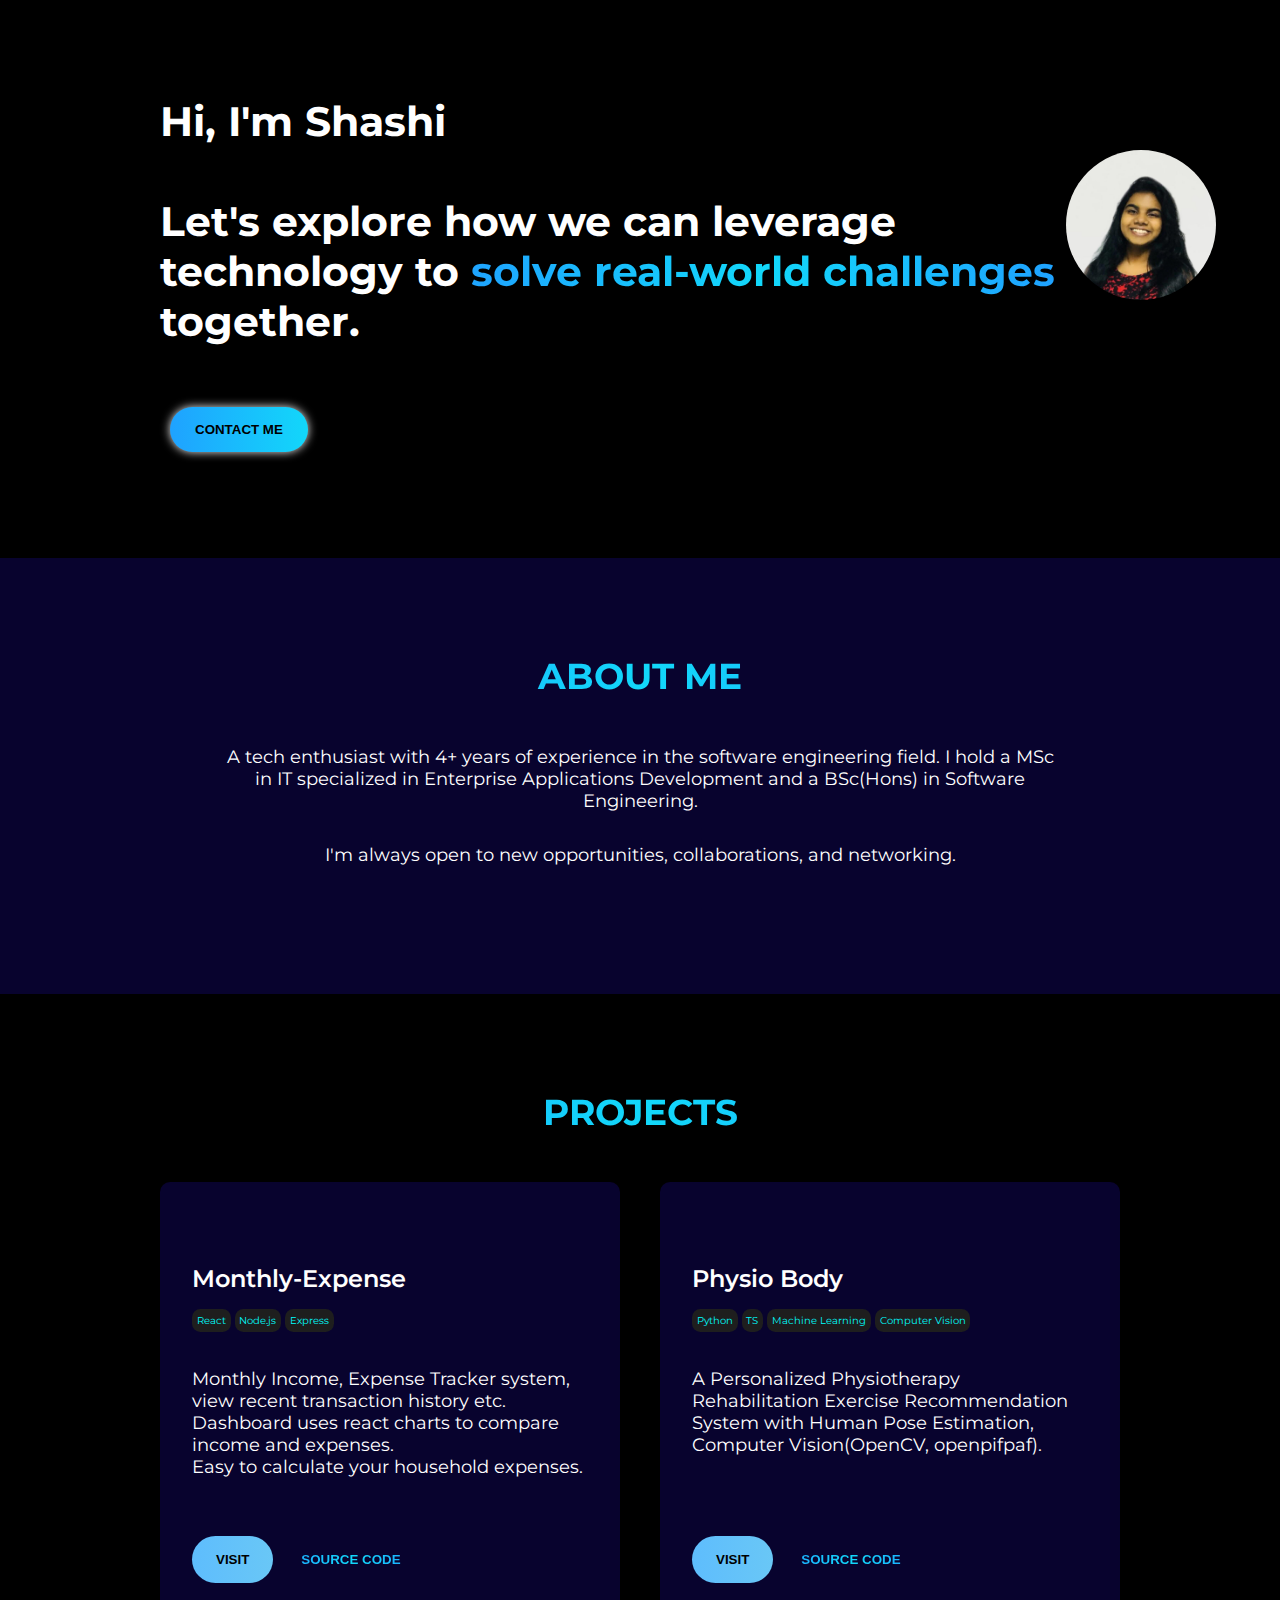
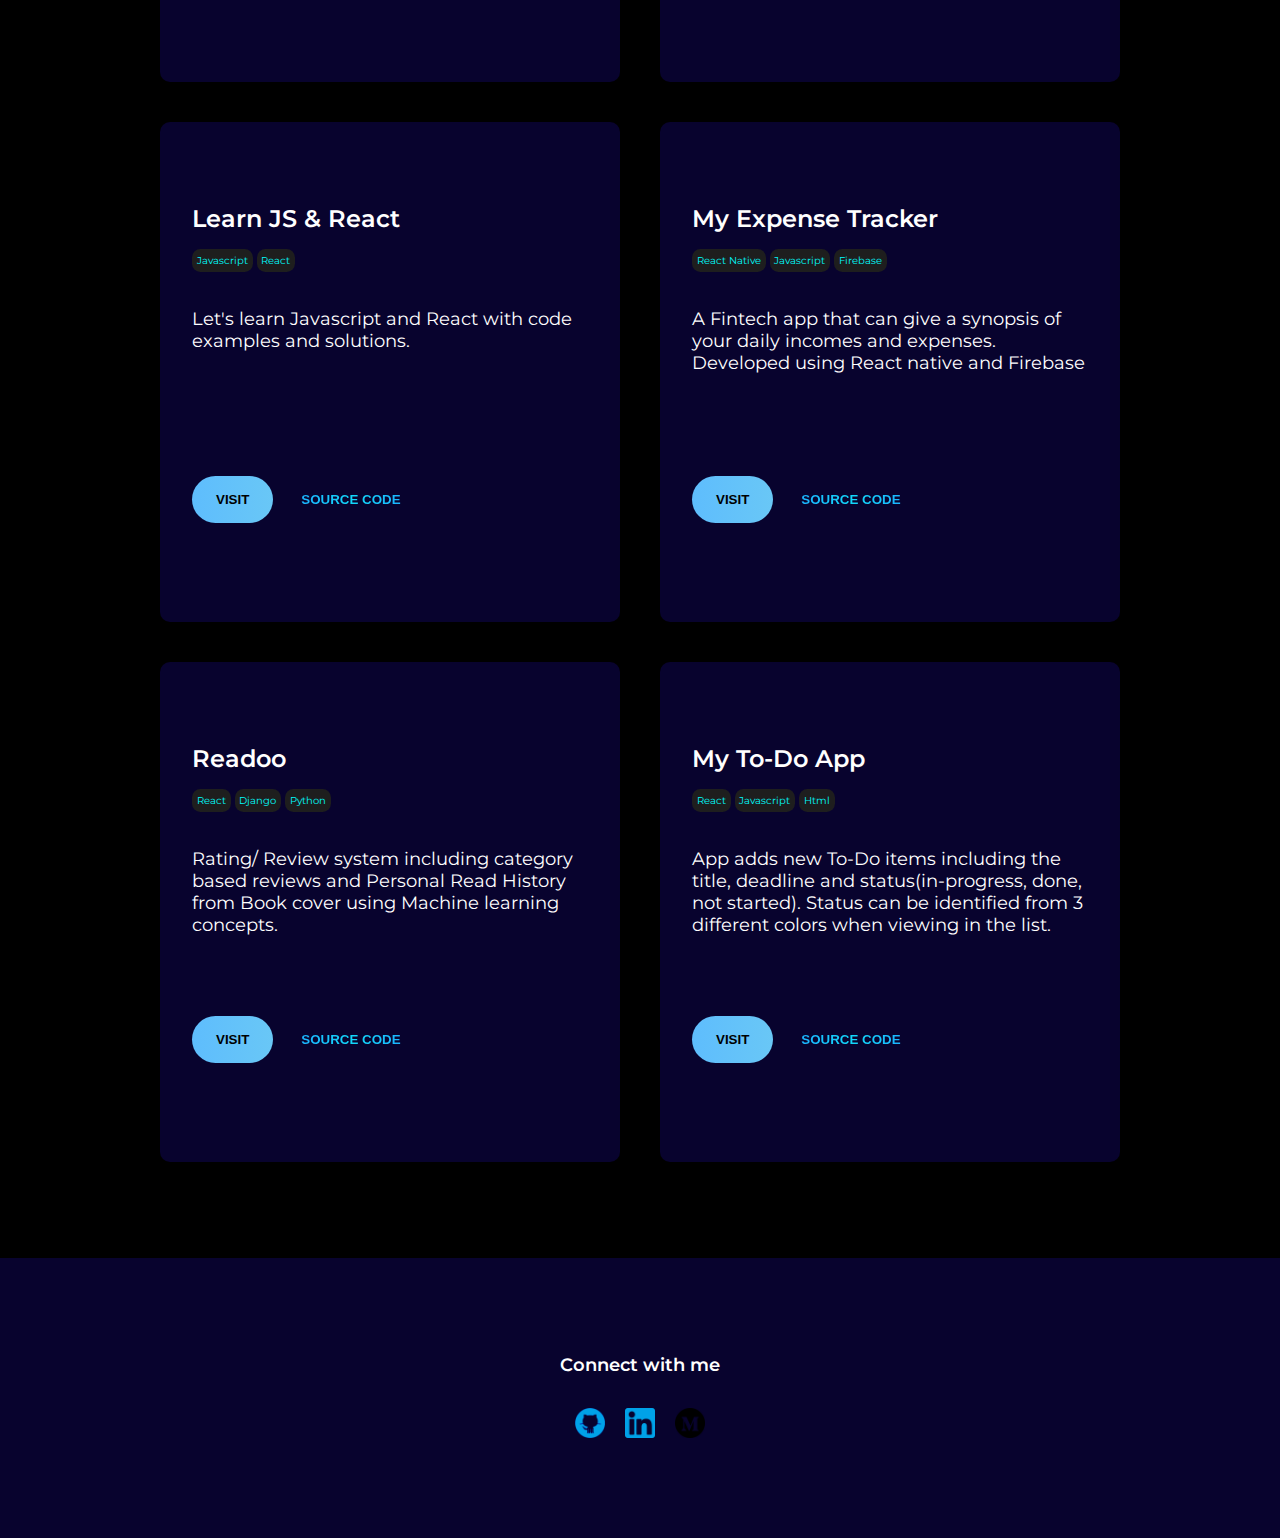
<file: index.html>
<!DOCTYPE html>
<html lang="en">

<head>
  <meta charset="UTF-8" />
  <meta http-equiv="X-UA-Compatible" content="IE=edge" />
  <meta name="viewport" content="width=device-width, initial-scale=1.0" />
  <link href="styles.css" rel="stylesheet" />
  <link rel="preconnect" href="https://fonts.googleapis.com" />
  <link rel="preconnect" href="https://fonts.gstatic.com" crossorigin />
  <link href="https://fonts.googleapis.com/css2?family=Montserrat:wght@400;500;700;900&display=swap" rel="stylesheet" />
  <style>
    .profile-img {
      border-radius: 50%; /* Add a round border radius */
      width: 150px; /* Adjust the width as needed */
      height: 150px; /* Adjust the height as needed */
      position: absolute;
      top: 150px; /* Adjust the top position */
      right: 0.5px; /* Adjust the right position */

    }

    .title {
      display: flex;
      align-items: center;
      margin-top: 50px; /* Adjust the margin-top to create space for the image */
    }

    .name {
      margin-right: 20px; /* Adjust the margin as needed to separate the image and text */
    }
  </style>
  <title>Portfolio - Name</title>

</head>

<body>
  <header class="container-full">
    <h1>Hi, I'm Shashi</h1>

    <h1 class="title">
      <!-- <span class="name mb-2">Hi, I'm Shashi</span> -->
      <span class="mb-2">

        Let's explore how we can leverage technology to<mark class="primary-gradient"> solve real-world
          challenges</mark> together.
      </span>
      <img class = "profile-img" src="./assets/profile.jpg" alt="Avatar">

    </h1>

    <br />
    <button class="btn btn-grad"><a href="https://www.linkedin.com/in/sanduni-shashipraba-perera-rs/"
        target=”_blank”>Contact Me</a> </button>

  </header>
  <main>
    <section class="with-bg">
      <div class="about-me container-center">
        <h2 class="primary-gradient uppercase mb-3">About me</h2>
        <p class="mb-2">
          A tech enthusiast with 4+ years of experience in the software engineering field.
          I hold a MSc in IT specialized in Enterprise Applications Development and a BSc(Hons) in Software Engineering.
        </p>
        <p class="mb-2">
          I'm always open to new opportunities, collaborations, and networking.

        </p>
      </div>
    </section>
    <section class="container-full projects-section">
      <h2 class="primary-gradient uppercase mb-3">projects</h2>
      <div class="projects">
        <div class="project">
          <h3 class="title">Monthly-Expense</h3>
          <div class="skills">
            <span>React</span>
            <span>Node.js</span>
            <span>Express</span>
          </div>
          <p class="description">
            Monthly Income, Expense Tracker system, view recent transaction history etc. Dashboard uses react charts to compare income and expenses. <br> Easy to calculate your household expenses.
          </p>
          <div class="actions">
            <button class="btn btn-primary"><a href="https://github.com/shashperera/MonthlyExpenseTracker/">Visit</a></button>
            <button class="btn btn-secondary">Source code</button>
          </div>
        </div>
        <div class="project">
          <h3 class="title">Physio Body</h3>
          <div class="skills">
            <span>Python</span>
            <span>TS</span>
            <span>Machine Learning</span>
            <span>Computer Vision</span>
          </div>
          <p class="description">
            A Personalized Physiotherapy Rehabilitation Exercise Recommendation System with Human Pose Estimation, Computer Vision(OpenCV, openpifpaf).
          </p>
          <div class="actions">
            <button class="btn btn-primary"><a href="https://github.com/shashperera/PhysioBody" target="_blank">Visit</a></button>
            <button class="btn btn-secondary">Source code</button>
          </div>
          <script>
            function myFunction() {
              document.getElementById("demo").innerHTML = "Hello World";
            }
            </script>
        </div>
        <div class="project">
          <h3 class="title">Learn JS & React</h3>
          <div class="skills">
            <span>Javascript</span>
            <span>React</span>
          </div>
          <p class="description">
            Let's learn Javascript and React with code examples and solutions.
          </p>
          <div class="actions">
            <button class="btn btn-primary" ><a href="https://github.com/shashperera/LearnJSandReact" target="_blank">Visit</a></button>
            <button class="btn btn-secondary">Source code</button>
          </div>
        </div>
        <div class="project">
          <h3 class="title">My Expense Tracker</h3>
          <div class="skills">
            <span>React Native</span>
            <span>Javascript</span>
            <span>Firebase</span>
          </div>
          <p class="description">
            A Fintech app that can give a synopsis of your daily incomes and expenses.
            Developed using React native and Firebase
          </p>
          <div class="actions">
            <button class="btn btn-primary">Visit</button>
            <button class="btn btn-secondary">Source code</button>
          </div>
        </div>
        <div class="project">
          <h3 class="title">Readoo</h3>
          <div class="skills">
            <span>React</span>
            <span>Django</span>
            <span>Python</span>
          </div>
          <p class="description">
            Rating/ Review system including category based reviews and Personal Read History from Book cover using Machine learning concepts.
          </p>
          <div class="actions">
            <button class="btn btn-primary"><a href="https://github.com/shashperera/Readoo">Visit</a></button>
            <button class="btn btn-secondary">Source code</button>
          </div>
        </div>
        <div class="project">
          <h3 class="title">My To-Do App</h3>
          <div class="skills">
            <span>React</span>
            <span>Javascript</span>
            <span>Html</span>
          </div>
          <p class="description">
            App adds new To-Do items including the title, deadline and status(in-progress, done, not started).
            Status can be identified from 3 different colors when viewing in the list.          </p>
          <div class="actions">
            <button class="btn btn-primary"><a href="https://github.com/shashperera/My-ToDo">Visit</a></button>
            <button class="btn btn-secondary">Source code</button>
          </div>
        </div>
      </div>
    </section>
  </main>
  <footer class="with-bg">
    <p>Connect with me</p>
    <ul>
      <li>
        <a href="https://github.com/shashperera">
          <img src="./assets/Github.png" alt="My GitHub account" />
        </a>
      </li>
      <li>
        <a href="https://www.linkedin.com/in/sanduni-shashipraba-perera-rs/">
          <img src="./assets/LinkedIn.png" alt="My LinkedIn account" />
        </a>
      </li>
      <li>
        <a href="https://medium.com/@shashipraba.56">
          <img src="./assets/Medium.png" alt="My Dribble account" />
        </a>
      </li>
    </ul>
  </footer>
</body>

</html>
</file>
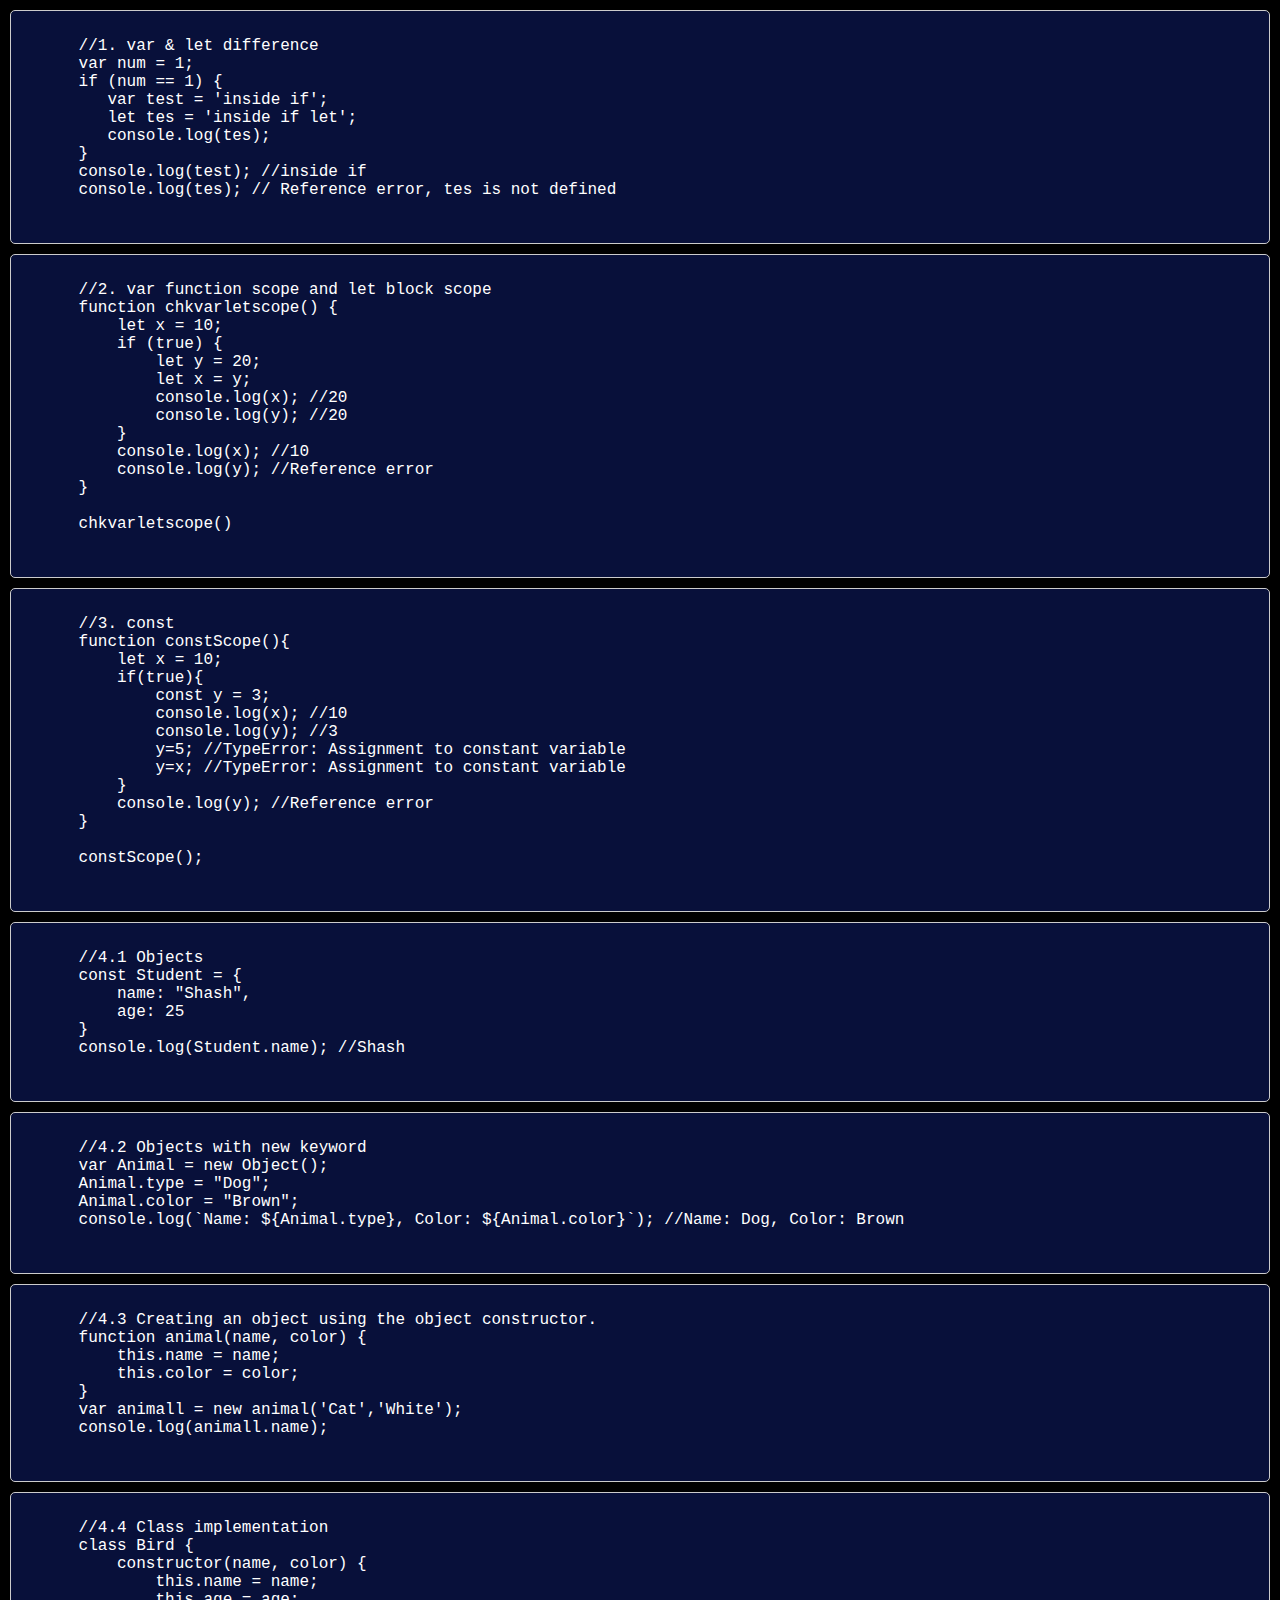
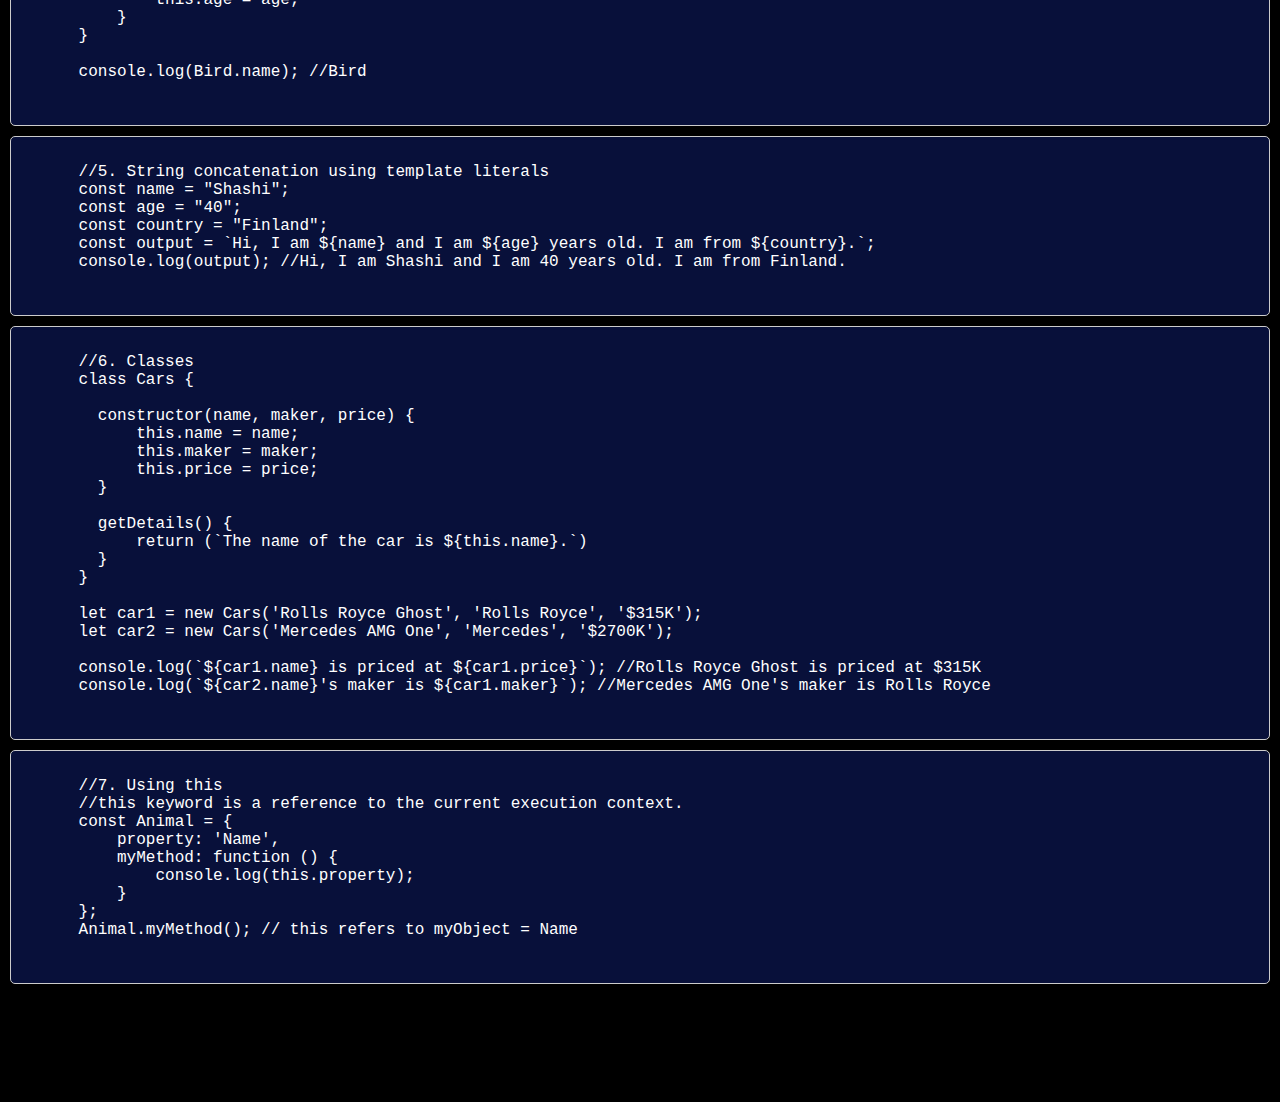
<file: introJS.html>
<!DOCTYPE html>
<html lang="en">

<head>
  <meta charset="UTF-8">
  <meta http-equiv="X-UA-Compatible" content="IE=edge">
  <meta name="viewport" content="width=device-width, initial-scale=1.0">
  <link href="styles.css" rel="stylesheet"> <!-- Link to your stylesheet -->
  <title>Portfolio - Name</title>
  <style>
    .card {
      border: 1px solid #ccc;
      border-radius: 5px;
      margin: 10px;
      padding: 10px;
      background-color: #08103a;
    }
  </style>
</head>

<body>
  <div class="card">
    <pre>
      //1. var & let difference
      var num = 1;
      if (num == 1) {
         var test = 'inside if';
         let tes = 'inside if let';
         console.log(tes);
      }
      console.log(test); //inside if
      console.log(tes); // Reference error, tes is not defined
    </pre>
  </div>

  <div class="card">
    <pre>
      //2. var function scope and let block scope
      function chkvarletscope() {
          let x = 10;
          if (true) {
              let y = 20;
              let x = y;
              console.log(x); //20
              console.log(y); //20
          }
          console.log(x); //10
          console.log(y); //Reference error
      }

      chkvarletscope()
    </pre>
  </div>

  <div class="card">
    <pre>
      //3. const
      function constScope(){
          let x = 10;
          if(true){
              const y = 3;
              console.log(x); //10
              console.log(y); //3
              y=5; //TypeError: Assignment to constant variable
              y=x; //TypeError: Assignment to constant variable
          }
          console.log(y); //Reference error
      }

      constScope();
    </pre>
  </div>

  <div class="card">
    <pre>
      //4.1 Objects
      const Student = {
          name: "Shash",
          age: 25
      }
      console.log(Student.name); //Shash
    </pre>
  </div>

  <div class="card">
    <pre>
      //4.2 Objects with new keyword
      var Animal = new Object();
      Animal.type = "Dog";
      Animal.color = "Brown";
      console.log(`Name: ${Animal.type}, Color: ${Animal.color}`); //Name: Dog, Color: Brown
    </pre>
  </div>

  <div class="card">
    <pre>
      //4.3 Creating an object using the object constructor. 
      function animal(name, color) {
          this.name = name;
          this.color = color;
      }
      var animall = new animal('Cat','White');
      console.log(animall.name);
    </pre>
  </div>

  <div class="card">
    <pre>
      //4.4 Class implementation
      class Bird {
          constructor(name, color) {
              this.name = name;
              this.age = age;
          }
      }

      console.log(Bird.name); //Bird
    </pre>
  </div>

  <div class="card">
    <pre>
      //5. String concatenation using template literals
      const name = "Shashi";
      const age = "40";
      const country = "Finland";
      const output = `Hi, I am ${name} and I am ${age} years old. I am from ${country}.`;
      console.log(output); //Hi, I am Shashi and I am 40 years old. I am from Finland.
    </pre>
  </div>

  <div class="card">
    <pre>
      //6. Classes
      class Cars {

        constructor(name, maker, price) {
            this.name = name;
            this.maker = maker;
            this.price = price;
        }

        getDetails() {
            return (`The name of the car is ${this.name}.`)
        }
      }

      let car1 = new Cars('Rolls Royce Ghost', 'Rolls Royce', '$315K');
      let car2 = new Cars('Mercedes AMG One', 'Mercedes', '$2700K');

      console.log(`${car1.name} is priced at ${car1.price}`); //Rolls Royce Ghost is priced at $315K
      console.log(`${car2.name}'s maker is ${car1.maker}`); //Mercedes AMG One's maker is Rolls Royce
    </pre>
  </div>

  <div class="card">
    <pre>
      //7. Using this
      //this keyword is a reference to the current execution context.
      const Animal = {
          property: 'Name',
          myMethod: function () {
              console.log(this.property);
          }
      };
      Animal.myMethod(); // this refers to myObject = Name
    </pre>
  </div>


</body>

</html>
</file>
<file: styles.css>
html {
  box-sizing: border-box;
  font-size: 16px;
}

*,
*:before,
*:after {
  box-sizing: inherit;
}

body,
h1,
h2,
h3,
h4,
h5,
h6,
p,
ol,
ul {
  margin: 0;
  padding: 0;
  font-weight: normal;
}

ol,
ul {
  list-style: none;
}

img {
  max-width: 100%;
  height: auto;
}


:root {
  --primary-color: #5ebdfd;
  --primary-light-color: #ffd967;
  --accent-color: #69c7f6;
  --black: #000;
  --white: #ffffff;
  --background-color: #08032e;
}
body {
  font-family: 'Montserrat', sans-serif;
  background-color: var(--black);
  color: var(--white);
  max-width: 2500px;
  margin: 0 auto;
}
p {
  font-size: 18px;
  line-height: 22px;
}

a{
  text-decoration: none;
  color: black;
  }
  
  a:visited{
  text-decoration: none;
  color: black;
  }

h1 {
  font-size: calc(35px + 10 * (100vw - 360px) / 1560);
  font-weight: 700;
}

h2 {
  font-size: calc(30px + 10 * (100vw - 360px) / 1560);
  font-weight: 700;
}

h3 {
  font-size: calc(23px + 2 * (100vw - 360px) / 1560);
  font-weight: 600;
}

header {
  display: flex;
  flex-direction: column;
  align-items: start;
  position: relative;
}

header span {
  display: block;
}

header .title .name {
  font-weight: 500;
  font-size: calc(18px + 20 * (100vw - 360px) / 1560);
}

header svg {
  position: absolute;
  top: 0;
  right: 0;
  z-index: -1;
}

.projects-section {
  text-align: center;
}

.about-me {
  text-align: center;
}

.projects {
  display: grid;
  grid-template-columns: repeat(auto-fit, minmax(350px, 1fr));
  grid-gap: 40px;
  align-items: start;
}

.project {
  text-align: start;
  background: var(--background-color);
  border-radius: 10px;
  padding: 2rem;
  height: 500px;
}
.project .title {
  margin-bottom: 1rem;
}
.project .description {
  margin-top: 2.5rem;
  height: 120px;
}
.skills span {
  background: #1e1e1e;
  border-radius: 8.5px;
  color: cyan;
  font-size: 10px;
  padding: 0.3rem;
}
.actions {
  margin-top: 3rem;
}

/* Utility */
.container-full {
  width: 70%;
  max-width: 1500px;
  margin: 0 auto;
  padding: 6rem;
}
.container-center {
  width: 40%;
  margin: 0 auto;
  padding: 6rem;
}

.with-bg {
  background: var(--background-color);
}

.primary-gradient {
  background: linear-gradient(to right, #1FA2FF 0%, #12D8FA  51%, #1FA2FF  100%);
  -webkit-background-clip: text;
  -webkit-text-fill-color: transparent;
  background-clip: text;
  text-fill-color: transparent;
}

.uppercase {
  text-transform: uppercase;
}
.mb-2 {
  margin-bottom: 2rem;
}
.mb-3 {
  margin-bottom: 3rem;
}

.btn {
  border-radius: 33.5px;
  padding: 1rem 1.5rem;
  border: 0;
  outline: none;
  font-weight: 900;
  text-transform: uppercase;
  cursor: pointer;
  transition: all 0.3s ease;
}
.btn-primary {
  background: linear-gradient(
    90deg,
    var(--primary-color) -0.13%,
    var(--accent-color) 100.17%
  );
  color: var(--black);
}
         
.btn-grad {
  background-image: linear-gradient(to right, #1FA2FF 0%, #12D8FA  51%, #1FA2FF  100%);
  margin: 10px;
  padding: 15px 25px;
  text-align: center;
  text-transform: uppercase;
  transition: 0.5s;
  background-size: 200% auto;
  color: white;            
  box-shadow: 0 0 10px #eee;
  /* border-radius: 10px; */
  display: block;
}

.btn-grad:hover {
  background-position: right center; /* change the direction of the change here */
  color: #fff;
  text-decoration: none;
}

.btn-secondary {
  background: linear-gradient(to right, #1FA2FF 0%, #12D8FA  51%, #1FA2FF  100%);
  -webkit-background-clip: text;
  -webkit-text-fill-color: transparent;
  background-clip: text;
  text-fill-color: transparent;
}

.btn:hover {
  transform: translateY(-2px);
}

/* Add your CSS styles here */

.card-container {
  display: flex;
  flex-wrap: wrap;
  justify-content: space-between;
}

.card {
  flex-basis: calc(33.33% - 20px); /* Adjust the width as needed */
  border: 1px solid #ccc;
  border-radius: 5px;
  margin: 10px;
  padding: 10px;
  background-color: #f5f5f5;
}


footer {
  text-align: center;
  padding: 6rem;
}
footer p {
  margin-bottom: 2rem;
  font-weight: 600;
}
footer ul {
  display: flex;
  justify-content: center;
  gap: 20px;
}
footer ul li img {
  max-width: 30px;
}

@media (max-width: 1500px) {
  .container-full {
    width: 90%;
  }
  .container-center {
    width: 80%;
  }
}

@media (max-width: 515px) {
  header {
    text-align: center;
    width: 100%;
  }
  header .btn {
    margin: 0 auto;
  }
  .container-full {
    width: 100%;
    padding: 6rem 2rem;
  }
  .container-center {
    padding: 6rem 2rem;
    width: 100%;
  }
}
</file>
